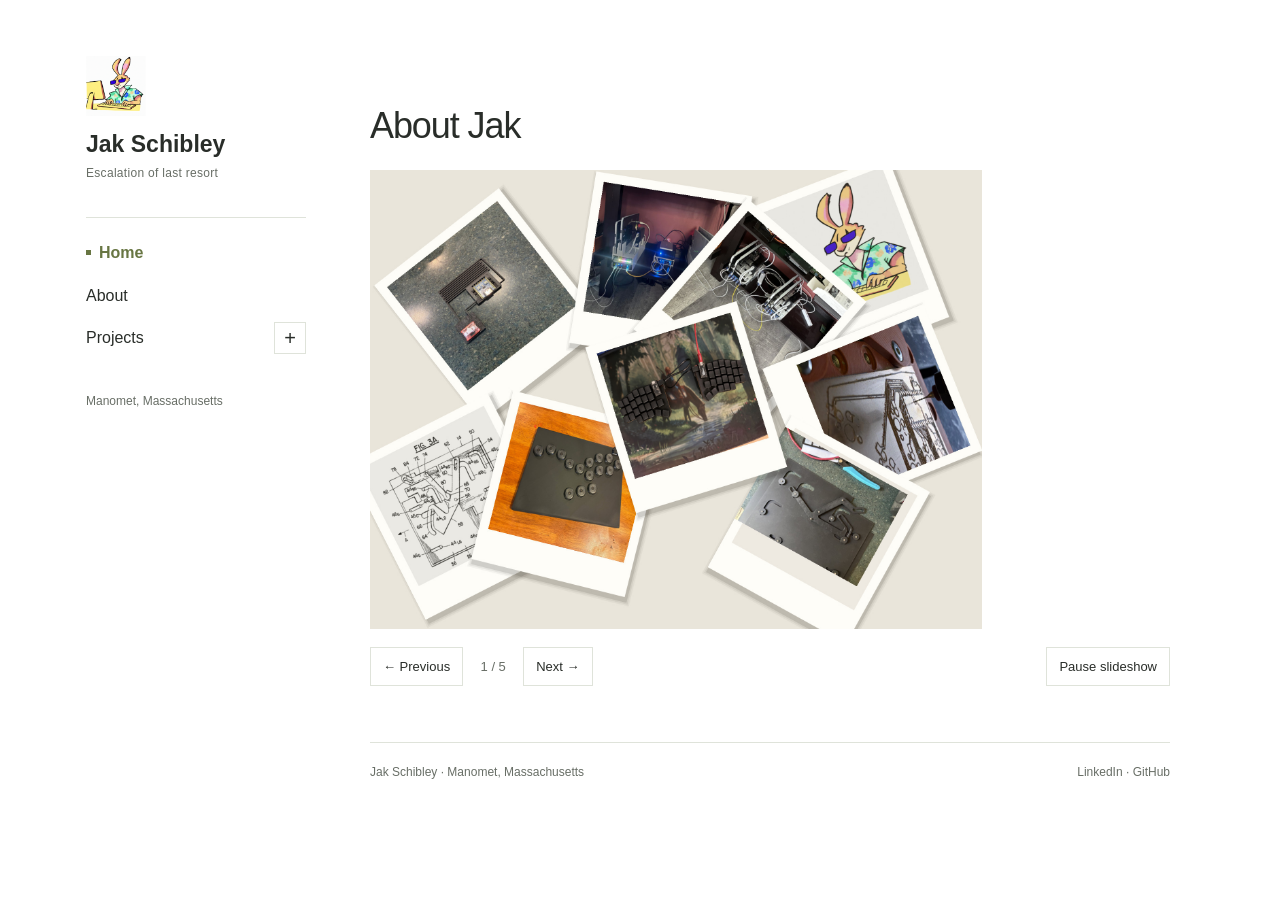
<file: index.html>
<!DOCTYPE html>
<html lang="en">
<head>
  <meta charset="utf-8" />
  <meta name="viewport" content="width=device-width, initial-scale=1" />
  <title>Systems, Tools & Projects - Jak Schibley</title>
  <meta name="description" content="Projects and background from Jak Schibley in Manomet, Massachusetts." />
  <link rel="canonical" href="https://jakschibley.com/" />
  <link rel="stylesheet" href="/assets/site.css?v=701c-1" />
  <script src="/assets/site.js?v=polaroids-1" defer></script>
</head>
<body>
  <a class="skip-link" href="#main">Skip to content</a>
  <div class="site-shell">
<aside class="sidebar">
  <a class="brand" href="/" aria-label="Jak Schibley home">
    <img src="/jakrabbit.png" alt="" width="60" height="60" />
    <span>Jak Schibley<small>Escalation of last resort</small></span>
  </a>
  <nav class="site-nav" aria-label="Main navigation">
    <a class="nav-link" href="/" aria-current="page">Home</a>
    <a class="nav-link" href="/about/">About</a>
    <div class="nav-branch">
      <div class="nav-parent">
        <a class="nav-link" href="/projects/">Projects</a>
        <button class="menu-toggle" type="button" aria-label="Toggle project menu" aria-expanded="false" aria-controls="project-menu"><span aria-hidden="true"></span></button>
      </div>
      <ul class="project-menu" id="project-menu" hidden>
        <li><a href="/projects/fighting-game-controller/">3D Printed Fighting Game Controller</a></li>
        <li><a href="/projects/ebird-database/">eBird Research Database</a></li>
        <li><a href="/projects/keyboard-circuit-boards/">Making Keyboard Circuit Boards at Home</a></li>
        <li><a href="/projects/701c-butterfly-keyboard/">Recreating the ThinkPad 701C Butterfly Keyboard</a></li>
      </ul>
    </div>
  </nav>
  <p class="sidebar-note">Manomet, Massachusetts</p>
</aside>
    <div class="content">
      <main id="main">
<h1 class="visually-hidden">Jak Schibley’s projects and background</h1>
<section class="home-slideshow" aria-label="Explore the site" aria-roledescription="carousel">
  <div class="slideshow-stage">
    <article class="home-slide" role="group" aria-roledescription="slide" aria-label="1 of 5">
      <a class="slide-link" href="/about/" aria-label="About Jak">
        <h2>About Jak</h2>
        <div class="slide-photo slide-photo-about"><img src="/images/about-polaroids-v4.jpg" width="1800" height="1350" alt="A scattered pile of equal-sized Polaroids showing the site's nine images, with off-white backgrounds on the rabbit illustration and patent drawing." style="display:block;width:100%;max-width:none;height:100%;object-fit:contain;" /></div>
      </a>
    </article>
    <article class="home-slide" role="group" aria-roledescription="slide" aria-label="2 of 5" hidden>
      <a class="slide-link" href="/projects/fighting-game-controller/">
        <h2>3D Printed Fighting Game Controller</h2>
        <div class="slide-photo"><img src="/images/fight-control-keyboard.jpeg" width="1600" height="1200" alt="The assembled black fighting game controller with James’s custom button layout." /></div>
      </a>
    </article>
    <article class="home-slide" role="group" aria-roledescription="slide" aria-label="3 of 5" hidden>
      <a class="slide-link" href="/projects/ebird-database/">
        <h2>eBird Research Database</h2>
        <div class="slide-photo"><img src="/images/ebird-cluster.jpg" width="800" height="600" alt="The eBird cluster with custom racks, status lights, and a central mini PC." /></div>
      </a>
    </article>
    <article class="home-slide" role="group" aria-roledescription="slide" aria-label="4 of 5" hidden>
      <a class="slide-link" href="/projects/keyboard-circuit-boards/">
        <h2>Making Keyboard Circuit Boards at Home</h2>
        <div class="slide-photo"><img src="/images/split-keyboard-current.jpeg" width="1448" height="1086" alt="Our current split keyboard, with two black key assemblies joined by a cable." /></div>
      </a>
    </article>
    <article class="home-slide" role="group" aria-roledescription="slide" aria-label="5 of 5" hidden>
      <a class="slide-link" href="/projects/701c-butterfly-keyboard/">
        <h2>Recreating the ThinkPad 701C Butterfly Keyboard</h2>
        <div class="slide-photo"><img src="/images/701c-mechanism-prototype-ccw.svg" width="1200" height="900" alt="A 3D-printed butterfly-keyboard mechanism prototype with slotted guides, levers, and screw pivots." /></div>
      </a>
    </article>
  </div>
  <div class="slideshow-controls" hidden>
    <button type="button" data-slide-prev aria-label="Previous slide">← Previous</button>
    <span class="slide-count" aria-hidden="true">1 / 5</span>
    <button type="button" data-slide-next aria-label="Next slide">Next →</button>
    <button type="button" data-slide-pause>Pause slideshow</button>
  </div>
  <p class="visually-hidden slide-status" role="status" aria-live="polite" aria-atomic="true"></p>
</section>

      </main>
<footer class="site-footer"><p>Jak Schibley · Manomet, Massachusetts</p><p><a href="https://www.linkedin.com/in/jak-schibley-6053451">LinkedIn</a> · <a href="https://github.com/JSchibley">GitHub</a></p></footer>
    </div>
  </div>
</body>
</html>
</file>
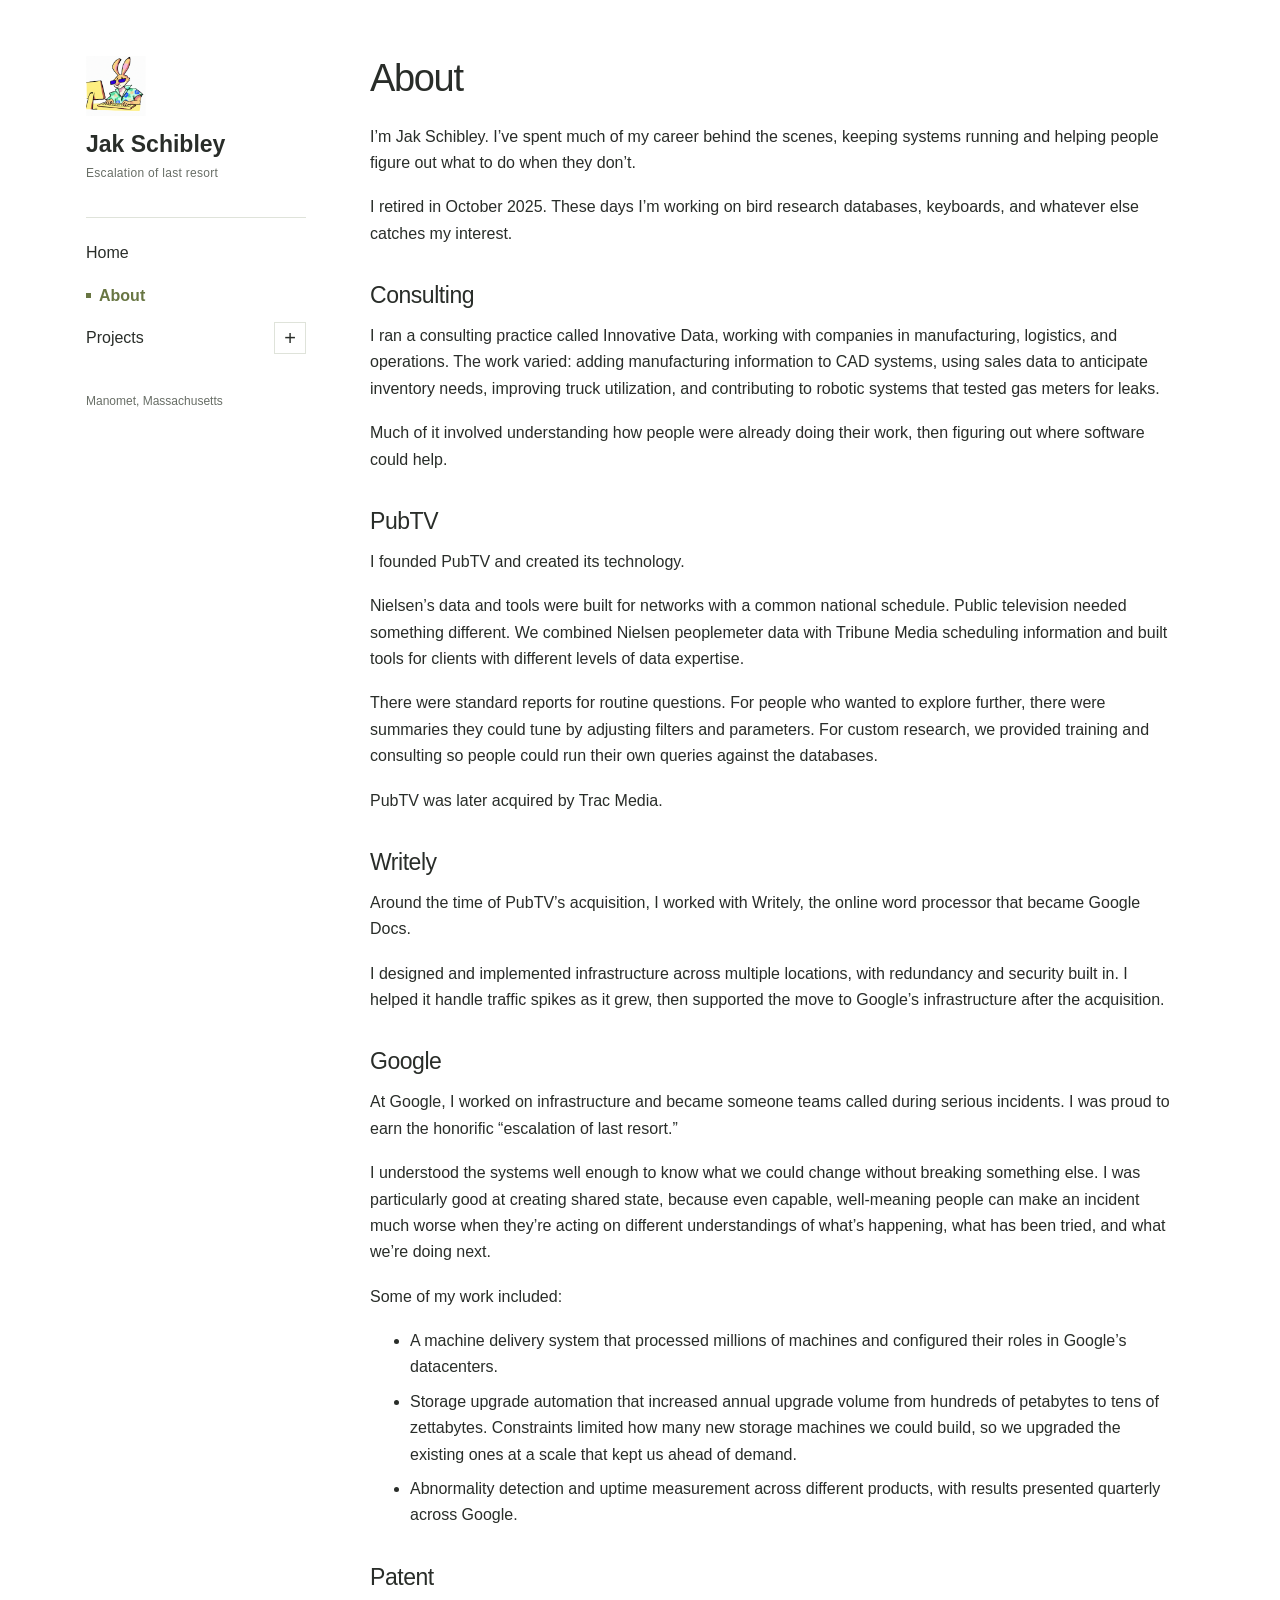
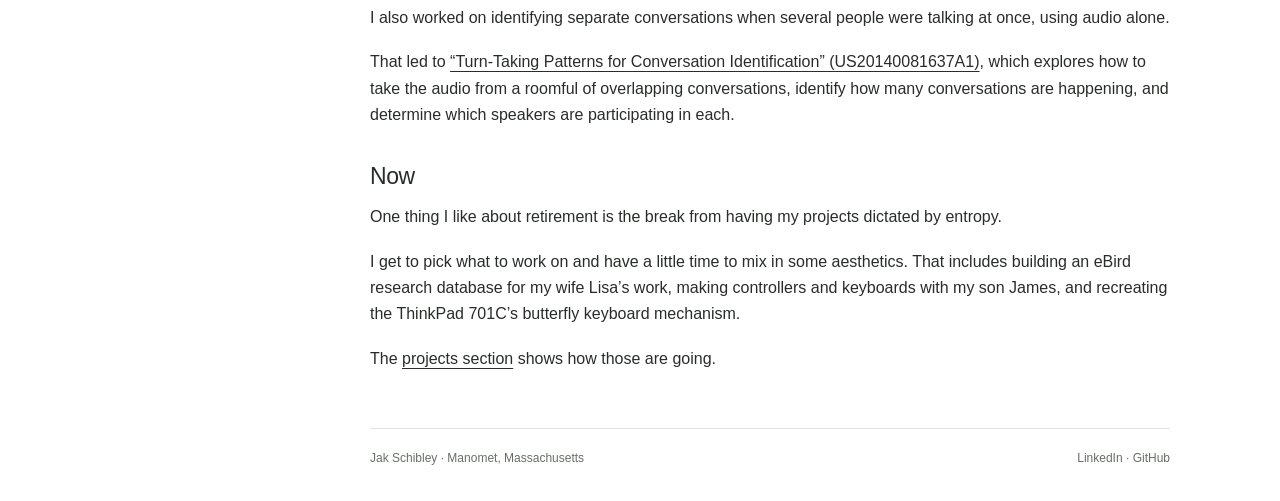
<file: about/index.html>
<!DOCTYPE html>
<html lang="en">
<head>
  <meta charset="utf-8" />
  <meta name="viewport" content="width=device-width, initial-scale=1" />
  <title>About - Jak Schibley</title>
  <meta name="description" content="Jak Schibley has worked on consulting, public television analytics, Writely infrastructure, Google-scale systems, and a patent involving audio-based conversation identification." />
  <link rel="canonical" href="https://jakschibley.com/about/" />
  <link rel="stylesheet" href="/assets/site.css?v=701c-1" />
  <script src="/assets/site.js?v=polaroids-1" defer></script>
</head>
<body>
  <a class="skip-link" href="#main">Skip to content</a>
  <div class="site-shell">
<aside class="sidebar">
  <a class="brand" href="/" aria-label="Jak Schibley home">
    <img src="/jakrabbit.png" alt="" width="60" height="60" />
    <span>Jak Schibley<small>Escalation of last resort</small></span>
  </a>
  <nav class="site-nav" aria-label="Main navigation">
    <a class="nav-link" href="/">Home</a>
    <a class="nav-link" href="/about/" aria-current="page">About</a>
    <div class="nav-branch">
      <div class="nav-parent">
        <a class="nav-link" href="/projects/">Projects</a>
        <button class="menu-toggle" type="button" aria-label="Toggle project menu" aria-expanded="false" aria-controls="project-menu"><span aria-hidden="true"></span></button>
      </div>
      <ul class="project-menu" id="project-menu" hidden>
        <li><a href="/projects/fighting-game-controller/">3D Printed Fighting Game Controller</a></li>
        <li><a href="/projects/ebird-database/">eBird Research Database</a></li>
        <li><a href="/projects/keyboard-circuit-boards/">Making Keyboard Circuit Boards at Home</a></li>
        <li><a href="/projects/701c-butterfly-keyboard/">Recreating the ThinkPad 701C Butterfly Keyboard</a></li>
      </ul>
    </div>
  </nav>
  <p class="sidebar-note">Manomet, Massachusetts</p>
</aside>
    <div class="content">
      <main id="main">
        <h1>About</h1>
        <p>I’m Jak Schibley. I’ve spent much of my career behind the scenes, keeping systems running and helping people figure out what to do when they don’t.</p>
        <p>I retired in October 2025. These days I’m working on bird research databases, keyboards, and whatever else catches my interest.</p>

        <h2>Consulting</h2>
        <p>I ran a consulting practice called Innovative Data, working with companies in manufacturing, logistics, and operations. The work varied: adding manufacturing information to CAD systems, using sales data to anticipate inventory needs, improving truck utilization, and contributing to robotic systems that tested gas meters for leaks.</p>
        <p>Much of it involved understanding how people were already doing their work, then figuring out where software could help.</p>

        <h2>PubTV</h2>
        <p>I founded PubTV and created its technology.</p>
        <p>Nielsen’s data and tools were built for networks with a common national schedule. Public television needed something different. We combined Nielsen peoplemeter data with Tribune Media scheduling information and built tools for clients with different levels of data expertise.</p>
        <p>There were standard reports for routine questions. For people who wanted to explore further, there were summaries they could tune by adjusting filters and parameters. For custom research, we provided training and consulting so people could run their own queries against the databases.</p>
        <p>PubTV was later acquired by Trac Media.</p>

        <h2>Writely</h2>
        <p>Around the time of PubTV’s acquisition, I worked with Writely, the online word processor that became Google Docs.</p>
        <p>I designed and implemented infrastructure across multiple locations, with redundancy and security built in. I helped it handle traffic spikes as it grew, then supported the move to Google’s infrastructure after the acquisition.</p>

        <h2>Google</h2>
        <p>At Google, I worked on infrastructure and became someone teams called during serious incidents. I was proud to earn the honorific “escalation of last resort.”</p>
        <p>I understood the systems well enough to know what we could change without breaking something else. I was particularly good at creating shared state, because even capable, well-meaning people can make an incident much worse when they’re acting on different understandings of what’s happening, what has been tried, and what we’re doing next.</p>
        <p>Some of my work included:</p>
        <ul>
          <li>A machine delivery system that processed millions of machines and configured their roles in Google’s datacenters.</li>
          <li>Storage upgrade automation that increased annual upgrade volume from hundreds of petabytes to tens of zettabytes. Constraints limited how many new storage machines we could build, so we upgraded the existing ones at a scale that kept us ahead of demand.</li>
          <li>Abnormality detection and uptime measurement across different products, with results presented quarterly across Google.</li>
        </ul>

        <h2>Patent</h2>
        <p>I also worked on identifying separate conversations when several people were talking at once, using audio alone.</p>
        <p>That led to <a href="https://patents.google.com/patent/US20140081637A1">“Turn-Taking Patterns for Conversation Identification” (US20140081637A1)</a>, which explores how to take the audio from a roomful of overlapping conversations, identify how many conversations are happening, and determine which speakers are participating in each.</p>

        <h2>Now</h2>
        <p>One thing I like about retirement is the break from having my projects dictated by entropy.</p>
        <p>I get to pick what to work on and have a little time to mix in some aesthetics. That includes building an eBird research database for my wife Lisa’s work, making controllers and keyboards with my son James, and recreating the ThinkPad 701C’s butterfly keyboard mechanism.</p>
        <p>The <a href="/projects/">projects section</a> shows how those are going.</p>
      </main>
<footer class="site-footer"><p>Jak Schibley · Manomet, Massachusetts</p><p><a href="https://www.linkedin.com/in/jak-schibley-6053451">LinkedIn</a> · <a href="https://github.com/JSchibley">GitHub</a></p></footer>
    </div>
  </div>
</body>
</html>
</file>
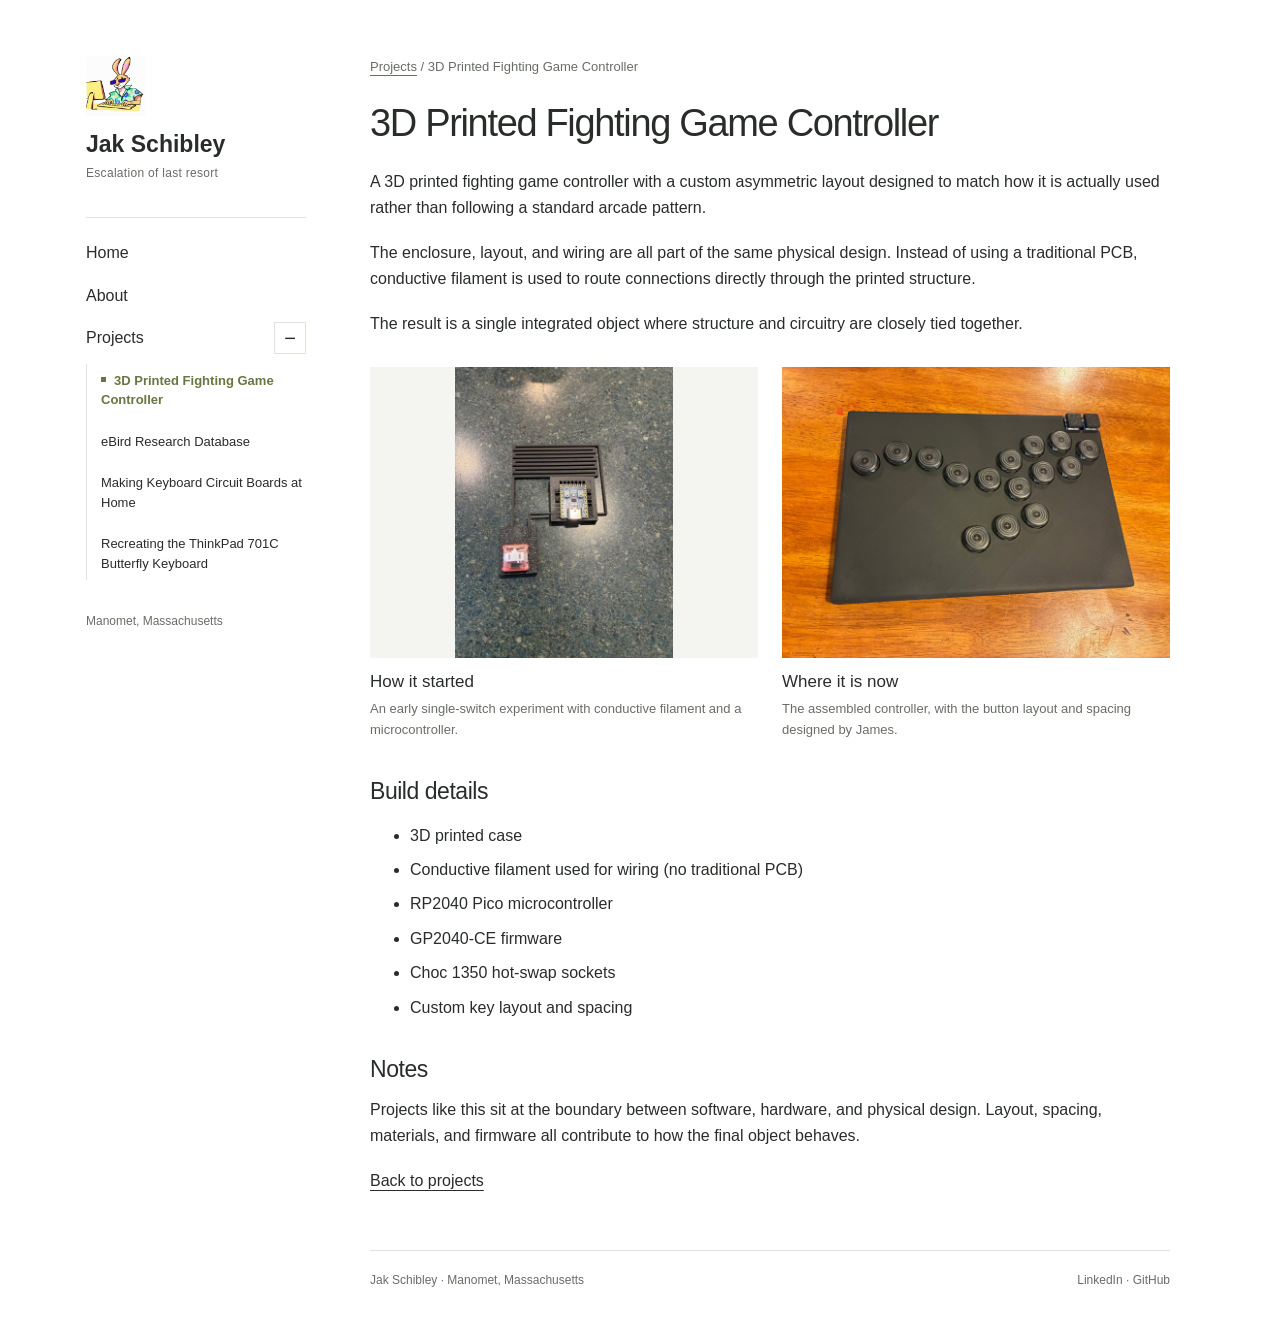
<file: keyboard/index.html>
<!DOCTYPE html>
<html lang="en">
  <head>
    <meta charset="utf-8" />
    <meta name="viewport" content="width=device-width, initial-scale=1" />
    <meta http-equiv="refresh" content="0; url=/projects/fighting-game-controller/" />
    <link rel="canonical" href="https://jakschibley.com/projects/fighting-game-controller/" />
    <title>Fighting Game Controller - Jak Schibley</title>
  </head>
  <body style="font-family: sans-serif; padding: 40px; line-height: 1.5;">
    <p>This project has moved to <a href="/projects/fighting-game-controller/">Fighting Game Controller</a>.</p>
  </body>
</html>
</file>
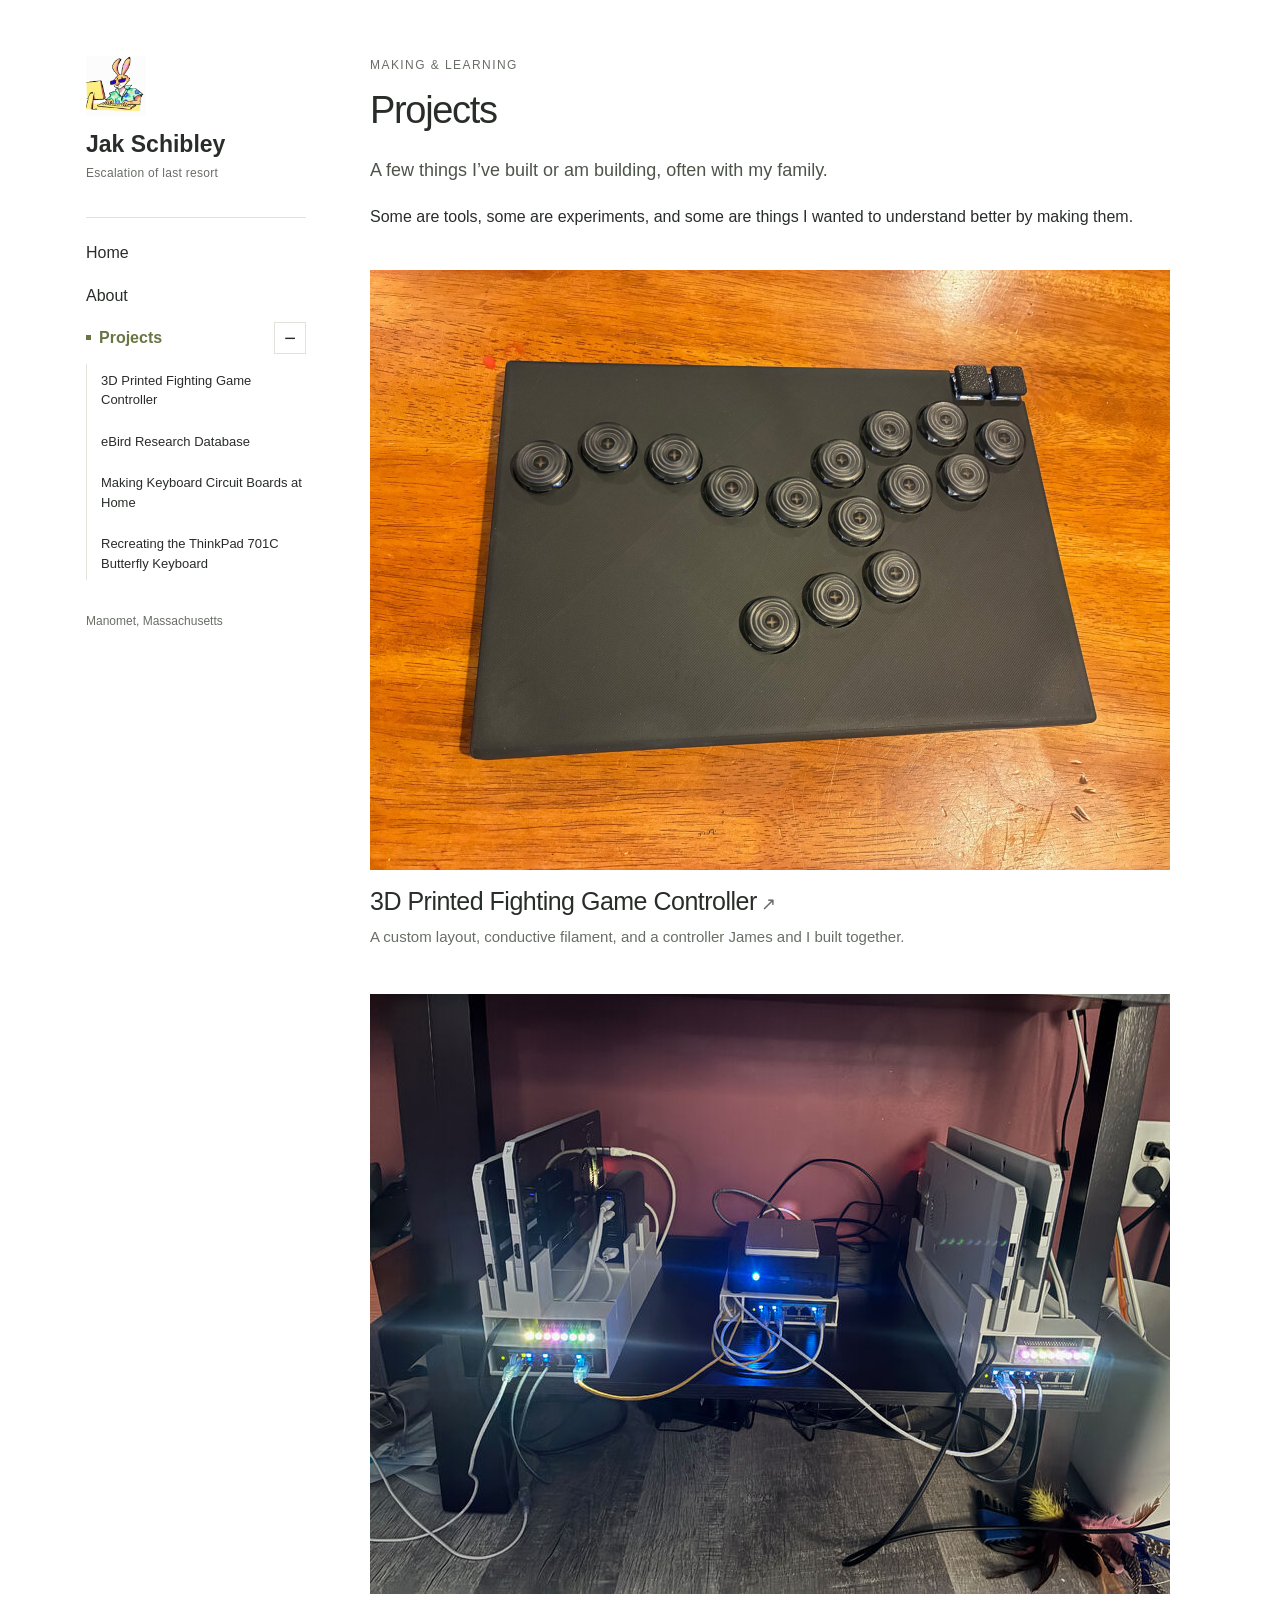
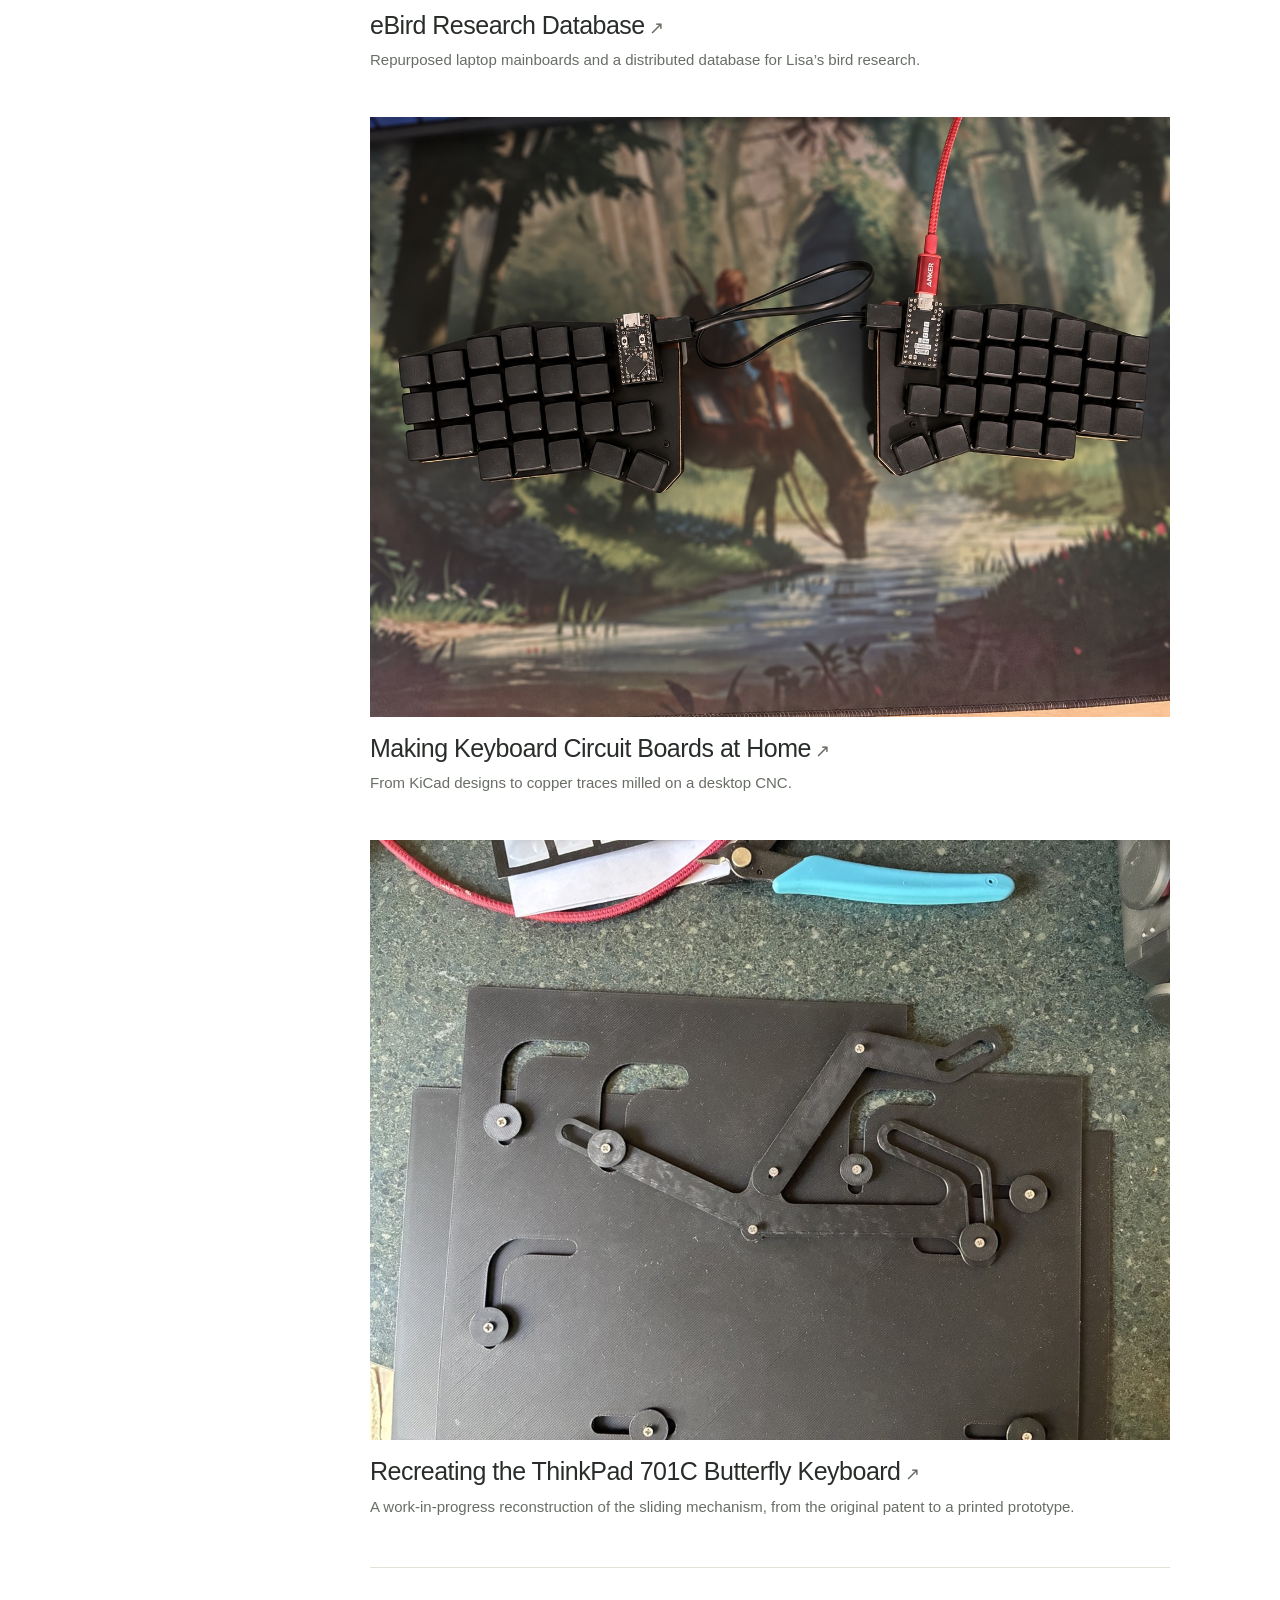
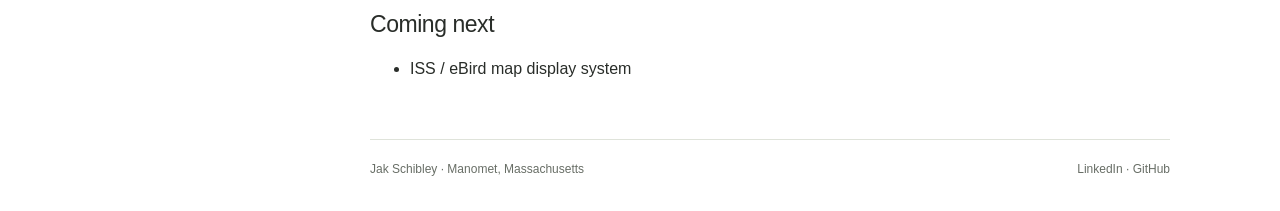
<file: projects/index.html>
<!DOCTYPE html>
<html lang="en">
<head>
  <meta charset="utf-8" />
  <meta name="viewport" content="width=device-width, initial-scale=1" />
  <title>Projects - Jak Schibley</title>
  <meta name="description" content="Hardware, software, research systems, and things made with family." />
  <link rel="canonical" href="https://jakschibley.com/projects/" />
  <link rel="stylesheet" href="/assets/site.css?v=701c-1" />
  <script src="/assets/site.js?v=polaroids-1" defer></script>
</head>
<body>
  <a class="skip-link" href="#main">Skip to content</a>
  <div class="site-shell">
<aside class="sidebar">
  <a class="brand" href="/" aria-label="Jak Schibley home">
    <img src="/jakrabbit.png" alt="" width="60" height="60" />
    <span>Jak Schibley<small>Escalation of last resort</small></span>
  </a>
  <nav class="site-nav" aria-label="Main navigation">
    <a class="nav-link" href="/">Home</a>
    <a class="nav-link" href="/about/">About</a>
    <div class="nav-branch">
      <div class="nav-parent">
        <a class="nav-link" href="/projects/" aria-current="page">Projects</a>
        <button class="menu-toggle" type="button" aria-label="Toggle project menu" aria-expanded="true" aria-controls="project-menu"><span aria-hidden="true"></span></button>
      </div>
      <ul class="project-menu" id="project-menu">
        <li><a href="/projects/fighting-game-controller/">3D Printed Fighting Game Controller</a></li>
        <li><a href="/projects/ebird-database/">eBird Research Database</a></li>
        <li><a href="/projects/keyboard-circuit-boards/">Making Keyboard Circuit Boards at Home</a></li>
        <li><a href="/projects/701c-butterfly-keyboard/">Recreating the ThinkPad 701C Butterfly Keyboard</a></li>
      </ul>
    </div>
  </nav>
  <p class="sidebar-note">Manomet, Massachusetts</p>
</aside>
    <div class="content">
      <main id="main">
<div class="page-intro"><p class="eyebrow">Making &amp; learning</p><h1>Projects</h1><p class="lead">A few things I’ve built or am building, often with my family.</p><p>Some are tools, some are experiments, and some are things I wanted to understand better by making them.</p></div>
<section class="image-list" aria-label="Project directory"><article class="image-entry">
  <a class="image-entry-link" href="/projects/fighting-game-controller/">
    <div class="entry-photo"><img src="/images/fight-control-keyboard.jpeg" width="1600" height="1200" alt="The assembled black fighting game controller with James’s custom button layout." /></div>
    <h2>3D Printed Fighting Game Controller<span aria-hidden="true"> ↗</span></h2>
  </a>
  <p>A custom layout, conductive filament, and a controller James and I built together.</p>
</article>
<article class="image-entry">
  <a class="image-entry-link" href="/projects/ebird-database/">
    <div class="entry-photo"><img src="/images/ebird-cluster.jpg" width="800" height="600" alt="The eBird cluster with custom racks, status lights, and a central mini PC." loading="lazy" /></div>
    <h2>eBird Research Database<span aria-hidden="true"> ↗</span></h2>
  </a>
  <p>Repurposed laptop mainboards and a distributed database for Lisa’s bird research.</p>
</article>
<article class="image-entry">
  <a class="image-entry-link" href="/projects/keyboard-circuit-boards/">
    <div class="entry-photo"><img src="/images/split-keyboard-current.jpeg" width="1448" height="1086" alt="Our current split keyboard, with two black key assemblies joined by a cable." loading="lazy" /></div>
    <h2>Making Keyboard Circuit Boards at Home<span aria-hidden="true"> ↗</span></h2>
  </a>
  <p>From KiCad designs to copper traces milled on a desktop CNC.</p>
</article><article class="image-entry">
  <a class="image-entry-link" href="/projects/701c-butterfly-keyboard/">
    <div class="entry-photo"><img src="/images/701c-mechanism-prototype-ccw.svg" width="1200" height="900" alt="The current 3D-printed butterfly-keyboard lever and guide assembly." loading="lazy" /></div>
    <h2>Recreating the ThinkPad 701C Butterfly Keyboard<span aria-hidden="true"> ↗</span></h2>
  </a>
  <p>A work-in-progress reconstruction of the sliding mechanism, from the original patent to a printed prototype.</p>
</article></section>
<section class="coming-next"><h2>Coming next</h2><ul><li>ISS / eBird map display system</li></ul></section>
      </main>
<footer class="site-footer"><p>Jak Schibley · Manomet, Massachusetts</p><p><a href="https://www.linkedin.com/in/jak-schibley-6053451">LinkedIn</a> · <a href="https://github.com/JSchibley">GitHub</a></p></footer>
    </div>
  </div>
</body>
</html>
</file>
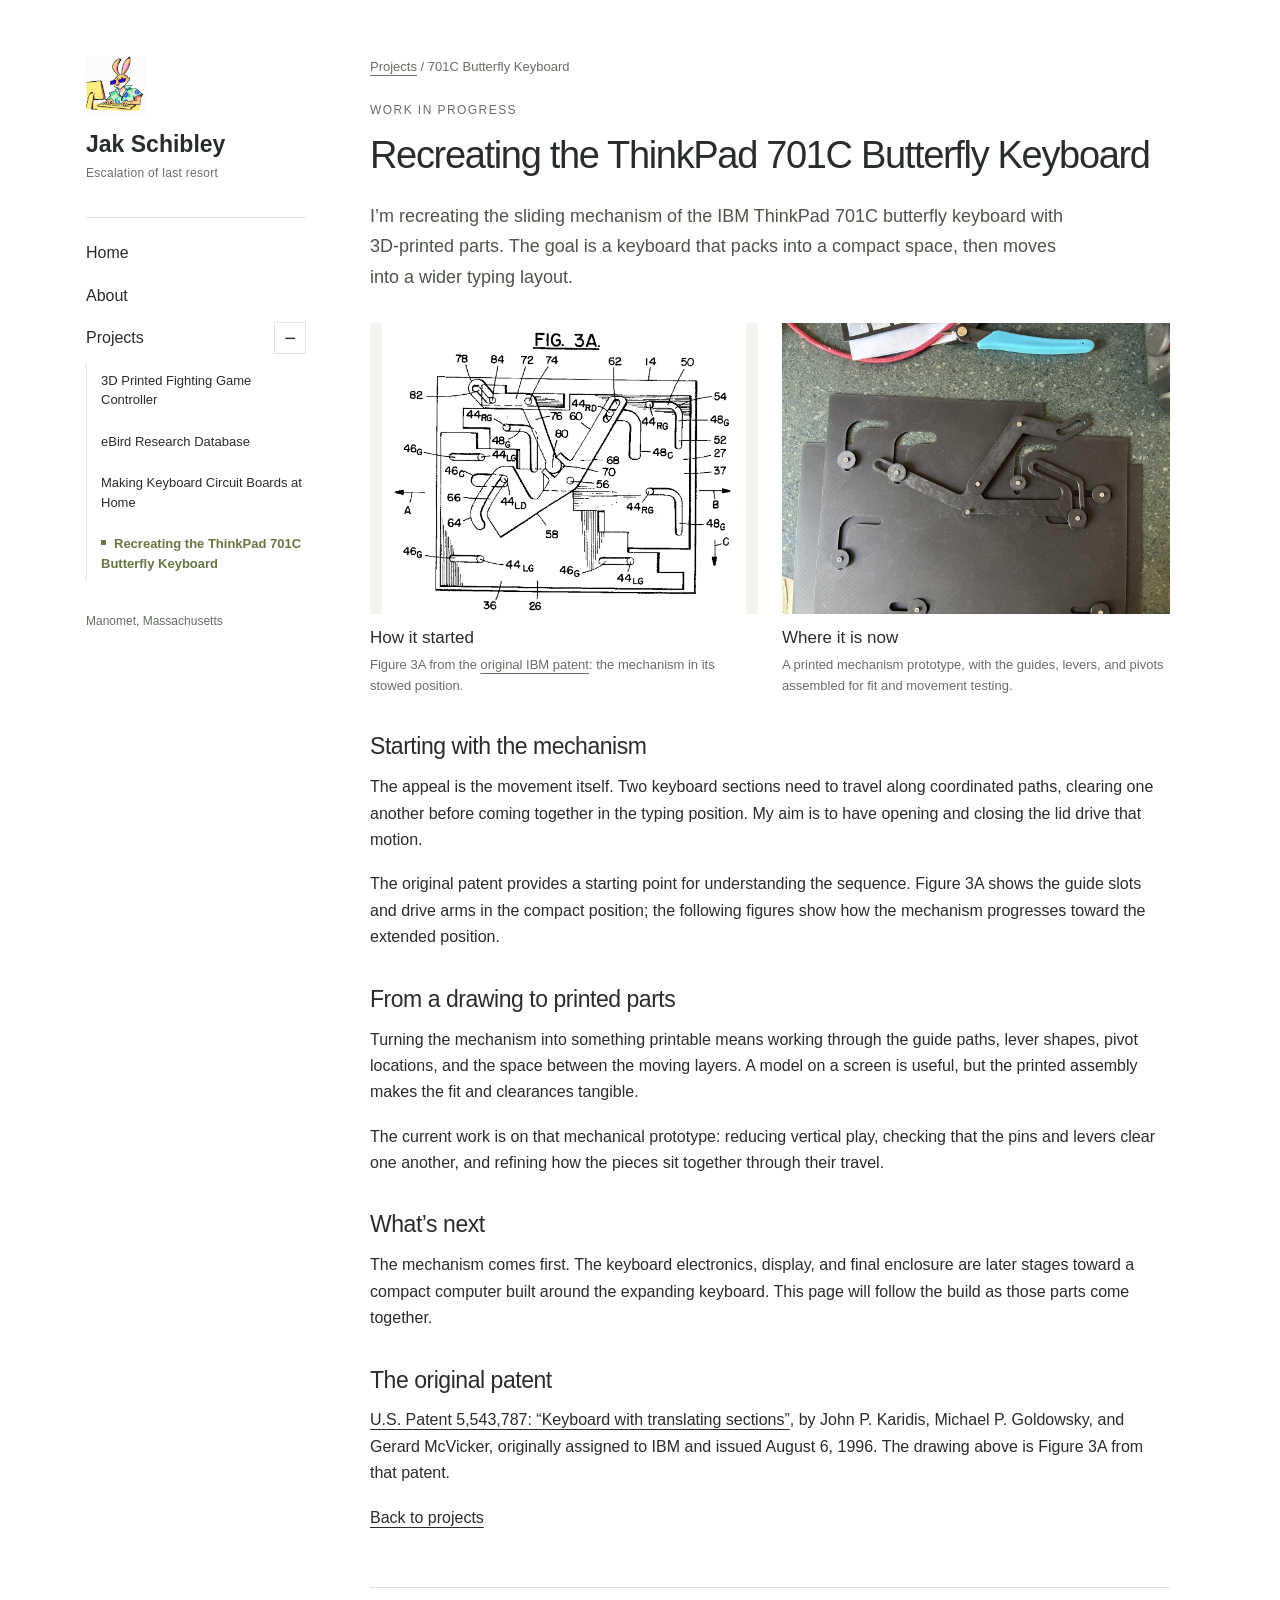
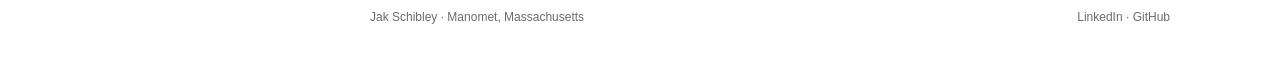
<file: projects/701c-butterfly-keyboard/index.html>
<!DOCTYPE html>
<html lang="en">
<head>
  <meta charset="utf-8" />
  <meta name="viewport" content="width=device-width, initial-scale=1" />
  <title>Recreating the ThinkPad 701C Butterfly Keyboard - Jak Schibley</title>
  <meta name="description" content="Rebuilding the ThinkPad 701C butterfly keyboard mechanism with 3D-printed guides and levers, using the original IBM patent as a starting point." />
  <link rel="canonical" href="https://jakschibley.com/projects/701c-butterfly-keyboard/" />
  <link rel="stylesheet" href="/assets/site.css?v=701c-1" />
  <script src="/assets/site.js?v=polaroids-1" defer></script>
</head>
<body>
  <a class="skip-link" href="#main">Skip to content</a>
  <div class="site-shell">
<aside class="sidebar">
  <a class="brand" href="/" aria-label="Jak Schibley home">
    <img src="/jakrabbit.png" alt="" width="60" height="60" />
    <span>Jak Schibley<small>Escalation of last resort</small></span>
  </a>
  <nav class="site-nav" aria-label="Main navigation">
    <a class="nav-link" href="/">Home</a>
    <a class="nav-link" href="/about/">About</a>
    <div class="nav-branch">
      <div class="nav-parent">
        <a class="nav-link" href="/projects/">Projects</a>
        <button class="menu-toggle" type="button" aria-label="Toggle project menu" aria-expanded="true" aria-controls="project-menu"><span aria-hidden="true"></span></button>
      </div>
      <ul class="project-menu" id="project-menu">
        <li><a href="/projects/fighting-game-controller/">3D Printed Fighting Game Controller</a></li>
        <li><a href="/projects/ebird-database/">eBird Research Database</a></li>
        <li><a href="/projects/keyboard-circuit-boards/">Making Keyboard Circuit Boards at Home</a></li>
        <li><a href="/projects/701c-butterfly-keyboard/" aria-current="page">Recreating the ThinkPad 701C Butterfly Keyboard</a></li>
      </ul>
    </div>
  </nav>
  <p class="sidebar-note">Manomet, Massachusetts</p>
</aside>
    <div class="content">
      <main id="main">
<p class="breadcrumb"><a href="/projects/">Projects</a> / 701C Butterfly Keyboard</p>
<p class="eyebrow">Work in progress</p>
<h1>Recreating the ThinkPad 701C Butterfly Keyboard</h1>
<p class="lead">I’m recreating the sliding mechanism of the IBM ThinkPad 701C butterfly keyboard with 3D-printed parts. The goal is a keyboard that packs into a compact space, then moves into a wider typing layout.</p>

<section class="project-progress" aria-label="From the original patent to a printed prototype">
  <figure>
    <a href="/images/701c-patent-fig-3a.png" aria-label="View Figure 3A at full size"><img src="/images/701c-patent-fig-3a.png" width="1290" height="1029" alt="Figure 3A from U.S. Patent 5,543,787, showing the keyboard movement mechanism in its stowed position." /></a>
    <figcaption><strong>How it started</strong>Figure 3A from the <a href="https://patents.google.com/patent/US5543787A/en">original IBM patent</a>: the mechanism in its stowed position.</figcaption>
  </figure>
  <figure>
    <a href="/images/701c-mechanism-prototype-ccw.svg" aria-label="View the printed prototype at full size"><img src="/images/701c-mechanism-prototype-ccw.svg" width="1200" height="900" alt="My printed prototype with slotted guide plates, linked levers, and screws and washers at the pivots." /></a>
    <figcaption><strong>Where it is now</strong>A printed mechanism prototype, with the guides, levers, and pivots assembled for fit and movement testing.</figcaption>
  </figure>
</section>

<h2>Starting with the mechanism</h2>
<p>The appeal is the movement itself. Two keyboard sections need to travel along coordinated paths, clearing one another before coming together in the typing position. My aim is to have opening and closing the lid drive that motion.</p>
<p>The original patent provides a starting point for understanding the sequence. Figure 3A shows the guide slots and drive arms in the compact position; the following figures show how the mechanism progresses toward the extended position.</p>

<h2>From a drawing to printed parts</h2>
<p>Turning the mechanism into something printable means working through the guide paths, lever shapes, pivot locations, and the space between the moving layers. A model on a screen is useful, but the printed assembly makes the fit and clearances tangible.</p>
<p>The current work is on that mechanical prototype: reducing vertical play, checking that the pins and levers clear one another, and refining how the pieces sit together through their travel.</p>

<h2>What’s next</h2>
<p>The mechanism comes first. The keyboard electronics, display, and final enclosure are later stages toward a compact computer built around the expanding keyboard. This page will follow the build as those parts come together.</p>

<h2>The original patent</h2>
<p><a href="https://patents.google.com/patent/US5543787A/en">U.S. Patent 5,543,787: “Keyboard with translating sections”</a>, by John P. Karidis, Michael P. Goldowsky, and Gerard McVicker, originally assigned to IBM and issued August 6, 1996. The drawing above is Figure 3A from that patent.</p>
<p><a href="/projects/">Back to projects</a></p>
</main>
<footer class="site-footer"><p>Jak Schibley · Manomet, Massachusetts</p><p><a href="https://www.linkedin.com/in/jak-schibley-6053451">LinkedIn</a> · <a href="https://github.com/JSchibley">GitHub</a></p></footer>
    </div>
  </div>
</body>
</html>
</file>
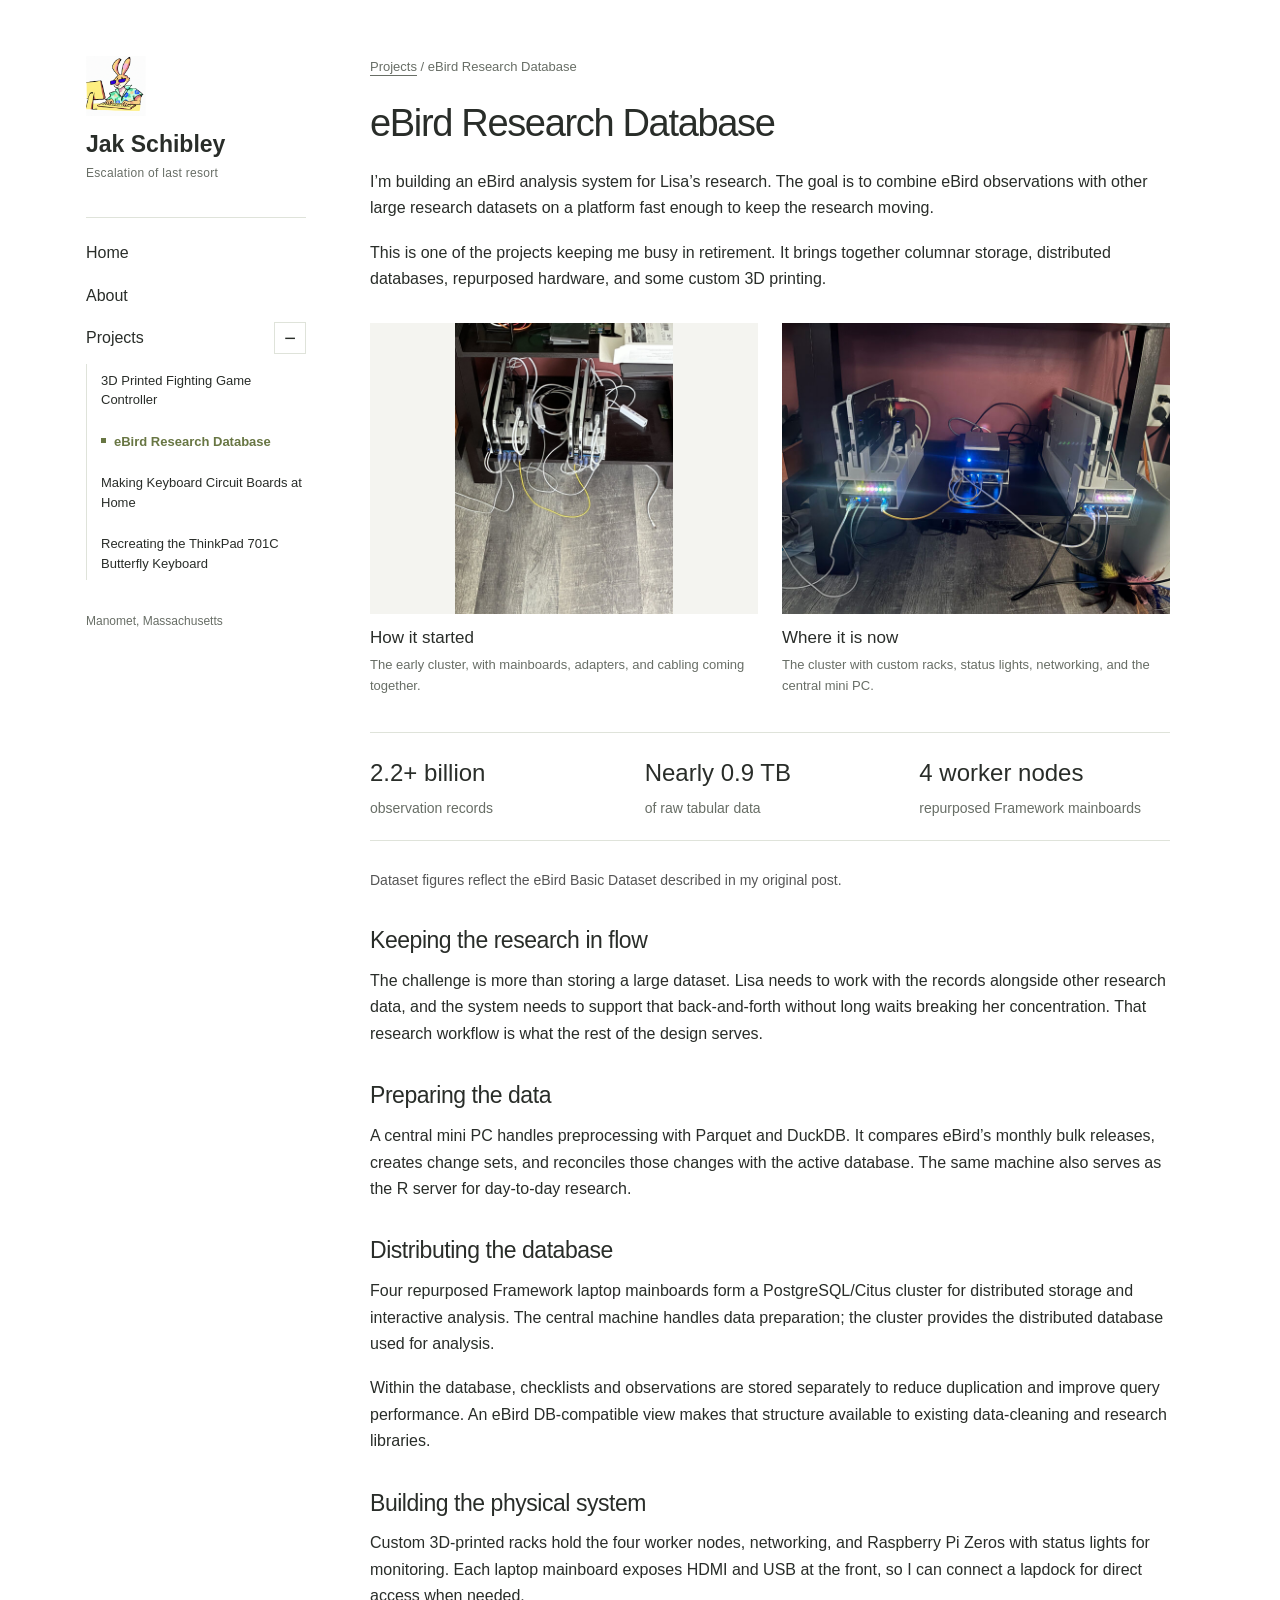
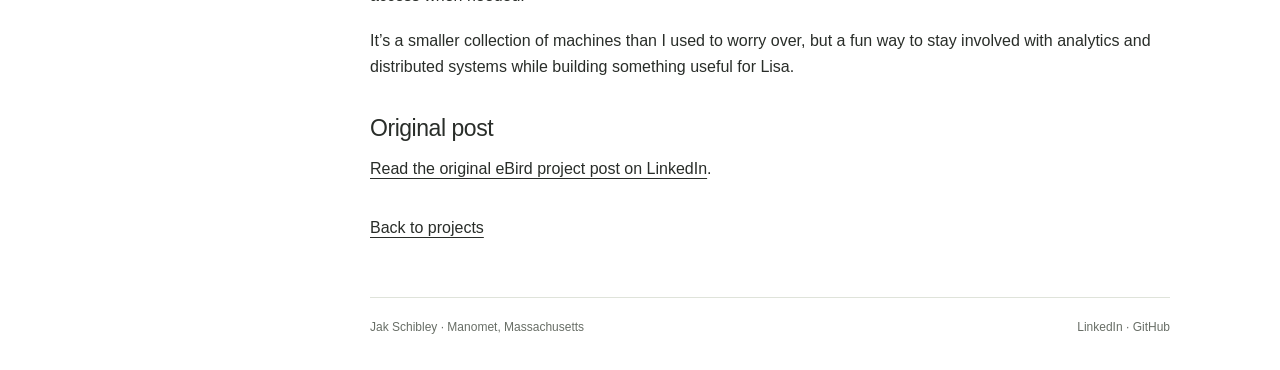
<file: projects/ebird-database/index.html>
<!DOCTYPE html>
<html lang="en">
<head>
  <meta charset="utf-8" />
  <meta name="viewport" content="width=device-width, initial-scale=1" />
  <title>eBird Research Database - Jak Schibley</title>
  <meta name="description" content="An eBird analysis system for Lisa’s research, built with DuckDB, Parquet, PostgreSQL/Citus, and four repurposed Framework laptop mainboards." />
  <link rel="canonical" href="https://jakschibley.com/projects/ebird-database/" />
  <link rel="stylesheet" href="/assets/site.css?v=701c-1" />
  <script src="/assets/site.js?v=polaroids-1" defer></script>
</head>
<body>
  <a class="skip-link" href="#main">Skip to content</a>
  <div class="site-shell">
<aside class="sidebar">
  <a class="brand" href="/" aria-label="Jak Schibley home">
    <img src="/jakrabbit.png" alt="" width="60" height="60" />
    <span>Jak Schibley<small>Escalation of last resort</small></span>
  </a>
  <nav class="site-nav" aria-label="Main navigation">
    <a class="nav-link" href="/">Home</a>
    <a class="nav-link" href="/about/">About</a>
    <div class="nav-branch">
      <div class="nav-parent">
        <a class="nav-link" href="/projects/">Projects</a>
        <button class="menu-toggle" type="button" aria-label="Toggle project menu" aria-expanded="true" aria-controls="project-menu"><span aria-hidden="true"></span></button>
      </div>
      <ul class="project-menu" id="project-menu">
        <li><a href="/projects/fighting-game-controller/">3D Printed Fighting Game Controller</a></li>
        <li><a href="/projects/ebird-database/" aria-current="page">eBird Research Database</a></li>
        <li><a href="/projects/keyboard-circuit-boards/">Making Keyboard Circuit Boards at Home</a></li>
        <li><a href="/projects/701c-butterfly-keyboard/">Recreating the ThinkPad 701C Butterfly Keyboard</a></li>
      </ul>
    </div>
  </nav>
  <p class="sidebar-note">Manomet, Massachusetts</p>
</aside>
    <div class="content">
      <main id="main">
<p class="breadcrumb"><a href="/projects/">Projects</a> / eBird Research Database</p>
      <h1>eBird Research Database</h1>
      <p>
        I’m building an eBird analysis system for Lisa’s research. The goal is to combine eBird observations with other large research datasets on a platform fast enough to keep the research moving.
      </p>
      <p>
        This is one of the projects keeping me busy in retirement. It brings together columnar storage, distributed databases, repurposed hardware, and some custom 3D printing.
      </p>

      <section class="project-progress" aria-label="How the project has developed">
        <figure>
          <a href="/images/ebird-cluster-start.jpeg" aria-label="View full photo: how it started">
            <img src="/images/ebird-cluster-start.jpeg" width="900" height="1200" alt="Early eBird cluster with Framework mainboards in open racks and cables spread across the shelf." />
          </a>
          <figcaption><strong>How it started</strong>The early cluster, with mainboards, adapters, and cabling coming together.</figcaption>
        </figure>
        <figure>
          <a href="/images/ebird-cluster.jpg" aria-label="View full photo: where it is now">
            <img src="/images/ebird-cluster.jpg" width="800" height="600" alt="The current eBird cluster with two 3D-printed racks, illuminated status lights, networking, and a central mini PC." />
          </a>
          <figcaption><strong>Where it is now</strong>The cluster with custom racks, status lights, networking, and the central mini PC.</figcaption>
        </figure>
      </section>

      <dl class="facts" aria-label="Project scale at the time of the original post">
        <div><dt>2.2+ billion</dt><dd>observation records</dd></div>
        <div><dt>Nearly 0.9 TB</dt><dd>of raw tabular data</dd></div>
        <div><dt>4 worker nodes</dt><dd>repurposed Framework mainboards</dd></div>
      </dl>
      <p style="font-size: 14px; color: #555;">Dataset figures reflect the eBird Basic Dataset described in my original post.</p>

      <h2>Keeping the research in flow</h2>
      <p>
        The challenge is more than storing a large dataset. Lisa needs to work with the records alongside other research data, and the system needs to support that back-and-forth without long waits breaking her concentration. That research workflow is what the rest of the design serves.
      </p>

      <h2>Preparing the data</h2>
      <p>
        A central mini PC handles preprocessing with Parquet and DuckDB. It compares eBird’s monthly bulk releases, creates change sets, and reconciles those changes with the active database. The same machine also serves as the R server for day-to-day research.
      </p>

      <h2>Distributing the database</h2>
      <p>
        Four repurposed Framework laptop mainboards form a PostgreSQL/Citus cluster for distributed storage and interactive analysis. The central machine handles data preparation; the cluster provides the distributed database used for analysis.
      </p>
      <p>
        Within the database, checklists and observations are stored separately to reduce duplication and improve query performance. An eBird DB-compatible view makes that structure available to existing data-cleaning and research libraries.
      </p>

      <h2>Building the physical system</h2>
      <p>
        Custom 3D-printed racks hold the four worker nodes, networking, and Raspberry Pi Zeros with status lights for monitoring. Each laptop mainboard exposes HDMI and USB at the front, so I can connect a lapdock for direct access when needed.
      </p>
      <p>
        It’s a smaller collection of machines than I used to worry over, but a fun way to stay involved with analytics and distributed systems while building something useful for Lisa.
      </p>

      <h2>Original post</h2>
      <p>
        <a href="https://www.linkedin.com/posts/jak-schibley-6053451_closing-in-on-a-year-of-retirement-i-thought-activity-7507066545421090816-qpA6">Read the original eBird project post on LinkedIn</a>.
      </p>
      <p style="margin-top: 32px;"><a href="/projects/">Back to projects</a></p>
    
      </main>
<footer class="site-footer"><p>Jak Schibley · Manomet, Massachusetts</p><p><a href="https://www.linkedin.com/in/jak-schibley-6053451">LinkedIn</a> · <a href="https://github.com/JSchibley">GitHub</a></p></footer>
    </div>
  </div>
</body>
</html>
</file>
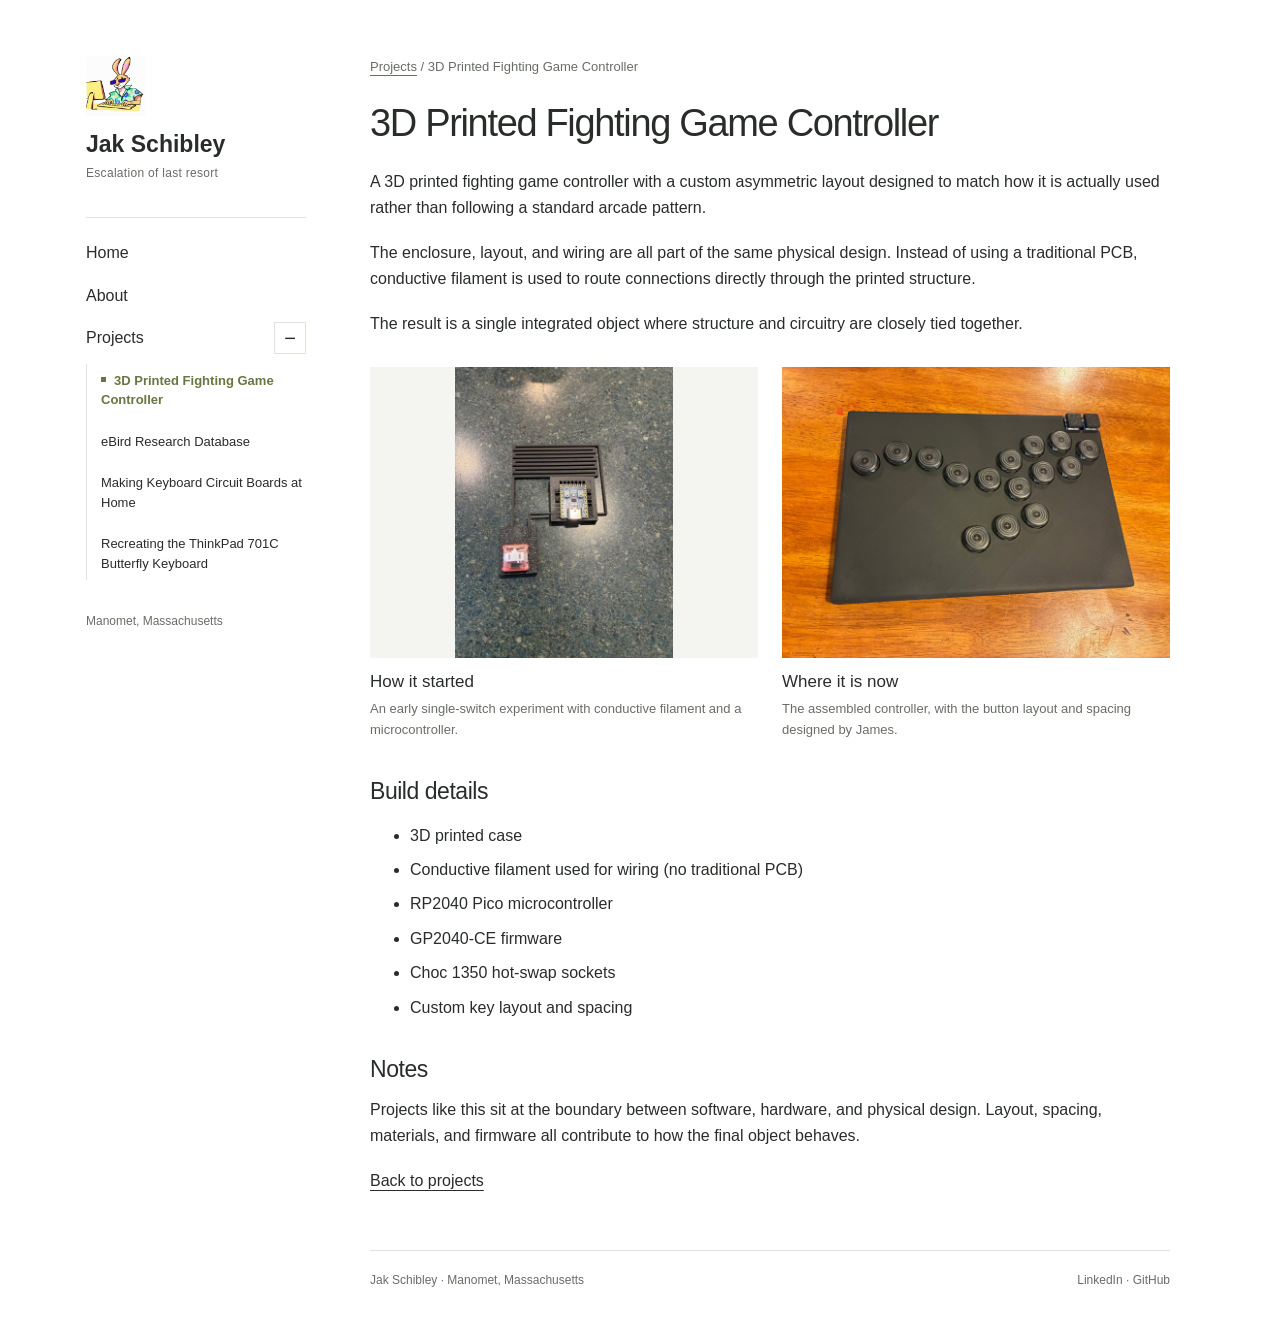
<file: projects/fighting-game-controller/index.html>
<!DOCTYPE html>
<html lang="en">
<head>
  <meta charset="utf-8" />
  <meta name="viewport" content="width=device-width, initial-scale=1" />
  <title>3D Printed Fighting Game Controller - Jak Schibley</title>
  <meta name="description" content="A 3D printed fighting game controller using an RP2040 Pico, GP2040-CE firmware, Choc hot-swap sockets, and conductive filament instead of a traditional PCB." />
  <link rel="canonical" href="https://jakschibley.com/projects/fighting-game-controller/" />
  <link rel="stylesheet" href="/assets/site.css?v=701c-1" />
  <script src="/assets/site.js?v=polaroids-1" defer></script>
</head>
<body>
  <a class="skip-link" href="#main">Skip to content</a>
  <div class="site-shell">
<aside class="sidebar">
  <a class="brand" href="/" aria-label="Jak Schibley home">
    <img src="/jakrabbit.png" alt="" width="60" height="60" />
    <span>Jak Schibley<small>Escalation of last resort</small></span>
  </a>
  <nav class="site-nav" aria-label="Main navigation">
    <a class="nav-link" href="/">Home</a>
    <a class="nav-link" href="/about/">About</a>
    <div class="nav-branch">
      <div class="nav-parent">
        <a class="nav-link" href="/projects/">Projects</a>
        <button class="menu-toggle" type="button" aria-label="Toggle project menu" aria-expanded="true" aria-controls="project-menu"><span aria-hidden="true"></span></button>
      </div>
      <ul class="project-menu" id="project-menu">
        <li><a href="/projects/fighting-game-controller/" aria-current="page">3D Printed Fighting Game Controller</a></li>
        <li><a href="/projects/ebird-database/">eBird Research Database</a></li>
        <li><a href="/projects/keyboard-circuit-boards/">Making Keyboard Circuit Boards at Home</a></li>
        <li><a href="/projects/701c-butterfly-keyboard/">Recreating the ThinkPad 701C Butterfly Keyboard</a></li>
      </ul>
    </div>
  </nav>
  <p class="sidebar-note">Manomet, Massachusetts</p>
</aside>
    <div class="content">
      <main id="main">
<p class="breadcrumb"><a href="/projects/">Projects</a> / 3D Printed Fighting Game Controller</p>

    <h1>3D Printed Fighting Game Controller</h1>

    <p>
      A 3D printed fighting game controller with a custom asymmetric layout designed to match how it is actually used rather than following a standard arcade pattern.
    </p>

    <p>
      The enclosure, layout, and wiring are all part of the same physical design. Instead of using a traditional PCB, conductive filament is used to route connections directly through the printed structure.
    </p>

    <p>
      The result is a single integrated object where structure and circuitry are closely tied together.
    </p>

      <section class="project-progress" aria-label="How the project has developed">
        <figure>
          <a href="/images/controller-start.jpeg" aria-label="View full photo: how it started">
            <img src="/images/controller-start.jpeg" width="900" height="1200" alt="An early single-switch test with a microcontroller and long conductive traces in a 3D-printed structure." />
          </a>
          <figcaption><strong>How it started</strong>An early single-switch experiment with conductive filament and a microcontroller.</figcaption>
        </figure>
        <figure>
          <a href="/images/fight-control-keyboard.jpeg" aria-label="View full photo: where it is now">
            <img src="/images/fight-control-keyboard.jpeg" width="1600" height="1200" alt="The assembled black 3D-printed fighting game controller with its custom button layout." />
          </a>
          <figcaption><strong>Where it is now</strong>The assembled controller, with the button layout and spacing designed by James.</figcaption>
        </figure>
      </section>

    <h2>Build details</h2>

    <ul>
      <li>3D printed case</li>
      <li>Conductive filament used for wiring (no traditional PCB)</li>
      <li>RP2040 Pico microcontroller</li>
      <li>GP2040-CE firmware</li>
      <li>Choc 1350 hot-swap sockets</li>
      <li>Custom key layout and spacing</li>
    </ul>

    <h2>Notes</h2>

    <p>
      Projects like this sit at the boundary between software, hardware, and physical design. Layout, spacing, materials, and firmware all contribute to how the final object behaves.
    </p>

    <p>
      <a href="/projects/">Back to projects</a>
    </p>
  
      </main>
<footer class="site-footer"><p>Jak Schibley · Manomet, Massachusetts</p><p><a href="https://www.linkedin.com/in/jak-schibley-6053451">LinkedIn</a> · <a href="https://github.com/JSchibley">GitHub</a></p></footer>
    </div>
  </div>
</body>
</html>
</file>
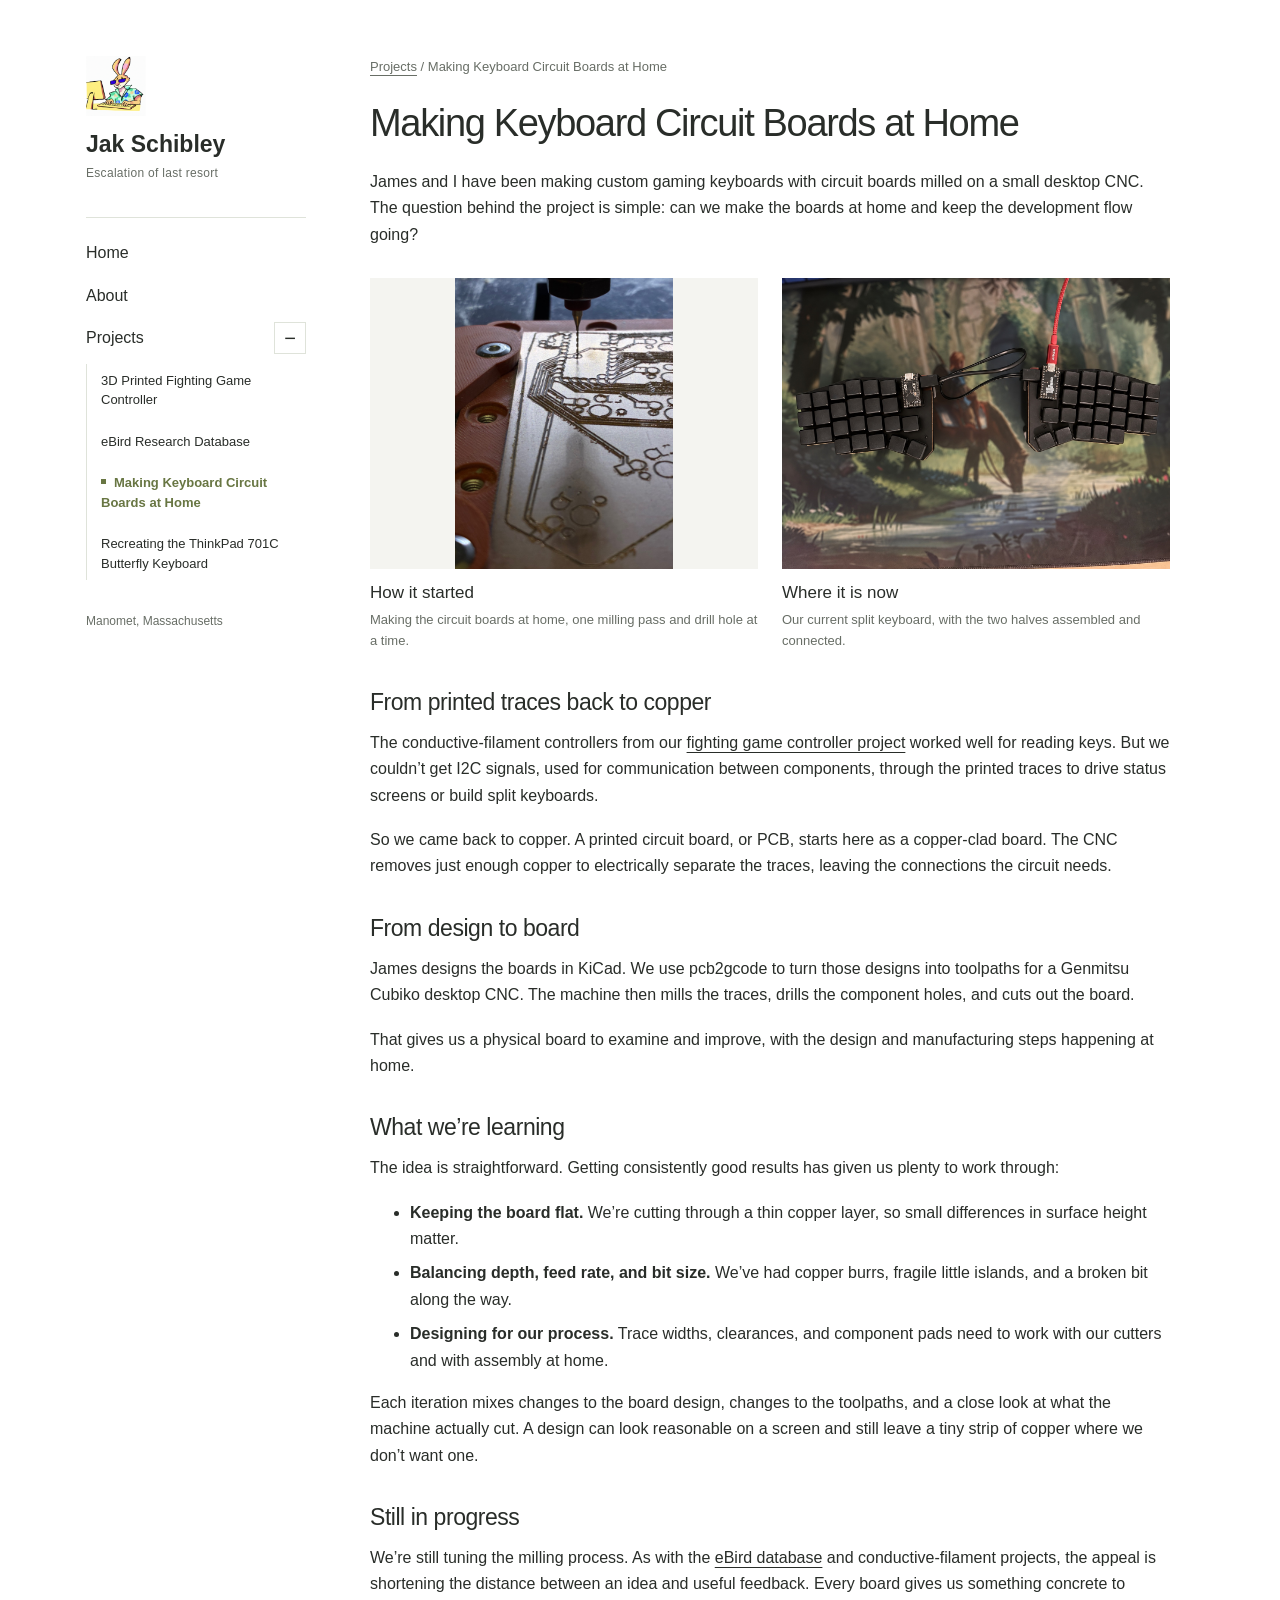
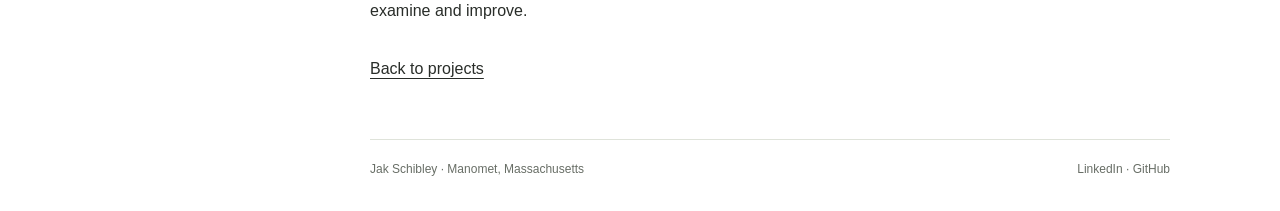
<file: projects/keyboard-circuit-boards/index.html>
<!DOCTYPE html>
<html lang="en">
<head>
  <meta charset="utf-8" />
  <meta name="viewport" content="width=device-width, initial-scale=1" />
  <title>Making Keyboard Circuit Boards at Home - Jak Schibley</title>
  <meta name="description" content="James and I are making custom keyboard circuit boards at home with KiCad, pcb2gcode, and a Genmitsu Cubiko desktop CNC." />
  <link rel="canonical" href="https://jakschibley.com/projects/keyboard-circuit-boards/" />
  <link rel="stylesheet" href="/assets/site.css?v=701c-1" />
  <script src="/assets/site.js?v=polaroids-1" defer></script>
</head>
<body>
  <a class="skip-link" href="#main">Skip to content</a>
  <div class="site-shell">
<aside class="sidebar">
  <a class="brand" href="/" aria-label="Jak Schibley home">
    <img src="/jakrabbit.png" alt="" width="60" height="60" />
    <span>Jak Schibley<small>Escalation of last resort</small></span>
  </a>
  <nav class="site-nav" aria-label="Main navigation">
    <a class="nav-link" href="/">Home</a>
    <a class="nav-link" href="/about/">About</a>
    <div class="nav-branch">
      <div class="nav-parent">
        <a class="nav-link" href="/projects/">Projects</a>
        <button class="menu-toggle" type="button" aria-label="Toggle project menu" aria-expanded="true" aria-controls="project-menu"><span aria-hidden="true"></span></button>
      </div>
      <ul class="project-menu" id="project-menu">
        <li><a href="/projects/fighting-game-controller/">3D Printed Fighting Game Controller</a></li>
        <li><a href="/projects/ebird-database/">eBird Research Database</a></li>
        <li><a href="/projects/keyboard-circuit-boards/" aria-current="page">Making Keyboard Circuit Boards at Home</a></li>
        <li><a href="/projects/701c-butterfly-keyboard/">Recreating the ThinkPad 701C Butterfly Keyboard</a></li>
      </ul>
    </div>
  </nav>
  <p class="sidebar-note">Manomet, Massachusetts</p>
</aside>
    <div class="content">
      <main id="main">
<p class="breadcrumb"><a href="/projects/">Projects</a> / Making Keyboard Circuit Boards at Home</p>
      <h1>Making Keyboard Circuit Boards at Home</h1>
      <p>
        James and I have been making custom gaming keyboards with circuit boards milled on a small desktop CNC. The question behind the project is simple: can we make the boards at home and keep the development flow going?
      </p>

      <section class="project-progress" aria-label="How the project has developed">
        <figure>
          <a href="/images/keyboard-pcb-milling.jpeg" aria-label="View full photo: how it started">
            <img src="/images/keyboard-pcb-milling.jpeg" width="1152" height="1536" alt="A desktop CNC working on a copper keyboard circuit board held in a pink fixture." />
          </a>
          <figcaption><strong>How it started</strong>Making the circuit boards at home, one milling pass and drill hole at a time.</figcaption>
        </figure>
        <figure>
          <a href="/images/split-keyboard-current.jpeg" aria-label="View full photo: where it is now">
            <img src="/images/split-keyboard-current.jpeg" width="1448" height="1086" alt="The current split keyboard with two black key assemblies, exposed microcontrollers, and a cable joining the halves." />
          </a>
          <figcaption><strong>Where it is now</strong>Our current split keyboard, with the two halves assembled and connected.</figcaption>
        </figure>
      </section>

      <h2>From printed traces back to copper</h2>
      <p>
        The conductive-filament controllers from our <a href="/projects/fighting-game-controller/">fighting game controller project</a> worked well for reading keys. But we couldn’t get I2C signals, used for communication between components, through the printed traces to drive status screens or build split keyboards.
      </p>
      <p>
        So we came back to copper. A printed circuit board, or PCB, starts here as a copper-clad board. The CNC removes just enough copper to electrically separate the traces, leaving the connections the circuit needs.
      </p>

      <h2>From design to board</h2>
      <p>
        James designs the boards in KiCad. We use pcb2gcode to turn those designs into toolpaths for a Genmitsu Cubiko desktop CNC. The machine then mills the traces, drills the component holes, and cuts out the board.
      </p>
      <p>
        That gives us a physical board to examine and improve, with the design and manufacturing steps happening at home.
      </p>

      <h2>What we’re learning</h2>
      <p>
        The idea is straightforward. Getting consistently good results has given us plenty to work through:
      </p>
      <ul>
        <li><strong>Keeping the board flat.</strong> We’re cutting through a thin copper layer, so small differences in surface height matter.</li>
        <li><strong>Balancing depth, feed rate, and bit size.</strong> We’ve had copper burrs, fragile little islands, and a broken bit along the way.</li>
        <li><strong>Designing for our process.</strong> Trace widths, clearances, and component pads need to work with our cutters and with assembly at home.</li>
      </ul>
      <p>
        Each iteration mixes changes to the board design, changes to the toolpaths, and a close look at what the machine actually cut. A design can look reasonable on a screen and still leave a tiny strip of copper where we don’t want one.
      </p>

      <h2>Still in progress</h2>
      <p>
        We’re still tuning the milling process. As with the <a href="/projects/ebird-database/">eBird database</a> and conductive-filament projects, the appeal is shortening the distance between an idea and useful feedback. Every board gives us something concrete to examine and improve.
      </p>
      <p style="margin-top: 32px;"><a href="/projects/">Back to projects</a></p>
    
      </main>
<footer class="site-footer"><p>Jak Schibley · Manomet, Massachusetts</p><p><a href="https://www.linkedin.com/in/jak-schibley-6053451">LinkedIn</a> · <a href="https://github.com/JSchibley">GitHub</a></p></footer>
    </div>
  </div>
</body>
</html>
</file>
<file: assets/site.css>
:root { color-scheme: light; --ink:#292d29; --muted:#686e66; --line:#dfe3da; --accent:#687643; --paper:#fff; }
* { box-sizing:border-box; }
body { margin:0; background:var(--paper); color:var(--ink); font-family:Arial,Helvetica,sans-serif; font-size:16px; line-height:1.65; }
a { color:inherit; text-underline-offset:4px; }
a:hover { color:var(--accent); }
a:focus-visible, button:focus-visible { outline:3px solid var(--accent); outline-offset:5px; }
img { max-width:100%; }
.site-shell { display:grid; grid-template-columns:220px minmax(0,800px); gap:64px; max-width:1180px; margin:0 auto; padding:56px 36px 32px; align-items:start; }
.sidebar { position:sticky; top:40px; }
.brand { display:flex; flex-direction:column; gap:14px; text-decoration:none; font-size:23px; font-weight:600; line-height:1.3; }
.brand img { object-fit:contain; object-position:left center; width:60px; height:60px; }
.brand small { display:block; margin-top:6px; color:var(--muted); font-size:12px; font-weight:400; letter-spacing:.025em; }
.site-nav { margin-top:36px; border-top:1px solid var(--line); padding-top:14px; }
.nav-link { display:block; padding:8px 0; text-decoration:none; }
.nav-parent { display:flex; align-items:center; justify-content:space-between; gap:12px; }
.nav-parent .nav-link { flex:1; }
.site-nav [aria-current="page"] { color:var(--accent); font-weight:700; }
.site-nav [aria-current="page"]::before { content:""; display:inline-block; width:5px; height:5px; margin:0 8px 3px 0; background:var(--accent); }
.menu-toggle { width:32px; height:32px; flex:none; border:1px solid var(--line); background:#fff; border-radius:0; cursor:pointer; color:var(--ink); display:grid; place-items:center; }
.menu-toggle span::before { content:"+"; font-size:20px; line-height:1; }
.menu-toggle[aria-expanded="true"] span::before { content:"−"; }
.project-menu { list-style:none; margin:4px 0 12px; padding:0 0 0 14px; border-left:1px solid var(--line); }
.project-menu a { display:block; text-decoration:none; font-size:13px; line-height:1.5; padding:7px 0; overflow-wrap:anywhere; }
[hidden] { display:none !important; }
.sidebar-note { margin-top:32px; color:var(--muted); font-size:12px; }
.content { min-width:0; }
h1 { margin:0 0 22px; font-size:clamp(29px,3.5vw,38px); line-height:1.2; font-weight:500; letter-spacing:-.035em; }
h2 { margin:34px 0 12px; font-size:23px; line-height:1.3; font-weight:500; letter-spacing:-.02em; }
h3 { font-weight:500; }
p { margin:0 0 18px; }
li { margin-bottom:8px; }
.lead { font-size:18px; line-height:1.7; max-width:700px; color:#4d554a; }
.eyebrow { color:var(--muted); font-size:12px; text-transform:uppercase; letter-spacing:.12em; margin-bottom:12px; }
.page-intro { margin-bottom:40px; }
.image-list { display:flex; flex-direction:column; gap:44px; }
.image-entry { margin:0; }
.image-entry-link { display:block; text-decoration:none; }
.entry-photo { background:#f4f4f0; width:100%; aspect-ratio:4 / 3; display:flex; align-items:center; justify-content:center; overflow:hidden; }
.entry-photo img { display:block; width:100%; height:100%; object-fit:contain; transition:opacity .15s ease; }
.image-entry-link:hover img { opacity:.9; }
.image-entry h2 { margin:15px 0 7px; font-size:25px; }
.image-entry h2 span { font-size:18px; color:var(--muted); white-space:nowrap; }
.image-entry p { color:var(--muted); font-size:15px; margin:0; }
.entry-photo-about { aspect-ratio:3 / 1; background:#fafaf7; }
.entry-photo-about img { width:auto; max-width:50%; padding:25px; }
.coming-next { margin-top:48px; border-top:1px solid var(--line); padding-top:8px; }
.site-footer { margin-top:56px; padding-top:20px; border-top:1px solid var(--line); color:var(--muted); font-size:12px; display:flex; justify-content:space-between; flex-wrap:wrap; gap:12px; }
.site-footer p { margin:0; }
.site-footer a { text-decoration:none; }
.breadcrumb { margin-bottom:24px; font-size:13px; color:var(--muted); }
.about-emblem { float:right; margin:0 0 24px 32px; width:150px; }
.about-emblem img { width:100%; height:auto; }
.project-progress { display:grid; grid-template-columns:repeat(2,minmax(0,1fr)); gap:24px; margin:30px 0 36px; }
.project-progress figure { margin:0; min-width:0; }
.project-progress img { display:block; width:100%; height:auto; aspect-ratio:4 / 3; object-fit:contain; background:#f4f4f0; }
.project-progress figcaption { margin-top:10px; color:var(--muted); font-size:13px; line-height:1.6; }
.project-progress strong { display:block; color:var(--ink); font-size:17px; font-weight:500; margin-bottom:4px; }
.facts { display:flex; flex-wrap:wrap; gap:24px; padding:20px 0; border-block:1px solid var(--line); margin:28px 0; }
.facts div { flex:1 1 150px; }
.facts dt { font-size:24px; }
.facts dd { margin:4px 0 0; color:var(--muted); font-size:14px; }
@media(max-width:850px) { .site-shell { grid-template-columns:185px minmax(0,1fr); gap:36px; padding:36px 24px; } }
@media(max-width:640px) {
  .site-shell { display:block; padding:24px 20px; }
  .sidebar { position:static; border-bottom:1px solid var(--line); padding-bottom:20px; margin-bottom:32px; }
  .brand { flex-direction:row; align-items:center; gap:14px; font-size:21px; }
  .brand img { width:48px; height:48px; }
  .site-nav { margin-top:20px; padding-top:10px; }
  .sidebar-note { display:none; }
  .project-menu a { font-size:14px; }
  .project-progress { grid-template-columns:1fr; gap:28px; }
  .image-list { gap:34px; }
  .image-entry h2 { font-size:22px; }
  .page-intro { margin-bottom:30px; }
  .about-emblem { width:100px; margin-left:20px; }
}
@media(prefers-reduced-motion:reduce) { .entry-photo img { transition:none; } }

.skip-link { position:absolute; left:20px; top:-100px; background:white; padding:10px 16px; z-index:10; }
.skip-link:focus { top:10px; }

/* Home page slideshow */
.visually-hidden { position:absolute; width:1px; height:1px; padding:0; margin:-1px; overflow:hidden; clip-path:inset(50%); white-space:nowrap; border:0; }
.home-slideshow { margin:0 0 44px; }
.slide-link { display:block; text-decoration:none; }
.home-slide h2 { min-height:2.6em; display:flex; align-items:flex-end; margin:0 0 20px; font-size:clamp(26px,3vw,36px); line-height:1.3; letter-spacing:-.03em; }
.slide-photo { width:100%; aspect-ratio:4 / 3; display:flex; align-items:center; justify-content:center; background:#f4f4f0; }
.slide-photo img { display:block; width:100%; height:100%; object-fit:contain; }
.slide-photo-about img { width:auto; max-width:70%; height:80%; }
.slide-caption { color:var(--muted); font-size:15px; margin:14px 0 0; min-height:3.3em; }
.slideshow-controls { display:flex; align-items:center; flex-wrap:wrap; gap:12px; margin-top:18px; }
.slideshow-controls button { font:inherit; font-size:13px; color:var(--ink); background:#fff; border:1px solid var(--line); padding:8px 12px; cursor:pointer; }
.slideshow-controls button:hover { border-color:var(--accent); color:var(--accent); }
.slide-count { color:var(--muted); font-size:13px; min-width:36px; text-align:center; }
[data-slide-pause] { margin-left:auto; }
.home-intro { margin:0; padding-top:28px; border-top:1px solid var(--line); }
.home-intro h2 { margin-top:0; }
@media(max-width:640px) {
  .home-slide h2 { font-size:26px; }
  .slideshow-controls { gap:8px; }
  .slideshow-controls button { padding:8px 10px; }
  [data-slide-pause] { margin-left:0; }
}

/* Smaller Home slideshow images and an About photo collage. */
.home-slideshow .slide-photo { width:76.5%; }
.home-slideshow .slide-photo-about { background:#f1eee7; display:block; }
.slide-photo-about > .polaroid-scatter { width:100%; height:100%; }
.polaroid-scatter { position:relative; width:100%; aspect-ratio:4 / 3; overflow:hidden; background:radial-gradient(ellipse at center,#f8f6ef,#e8e3d8); isolation:isolate; }
.polaroid { position:absolute; display:block; width:29%; padding:1.4% 1.4% 5.5%; background:#fffdf8; box-shadow:1px 3px 9px #322b2845; }
.polaroid img { display:block; width:100% !important; max-width:none !important; height:auto !important; aspect-ratio:1 / 1; object-fit:contain; background:#edece7; padding:0 !important; }
.polaroid-1 { left:5%; top:9%; transform:rotate(-12deg); z-index:2; }
.polaroid-2 { left:36%; top:5%; transform:rotate(7deg); z-index:1; }
.polaroid-3 { left:65%; top:10%; transform:rotate(13deg); z-index:2; }
.polaroid-4 { left:5%; top:51%; transform:rotate(6deg); z-index:4; }
.polaroid-5 { left:65%; top:51%; transform:rotate(-10deg); z-index:4; }
.polaroid-6 { left:35%; top:57%; transform:rotate(-6deg); z-index:5; }
.polaroid-7 { left:34%; top:29%; transform:rotate(-7deg); z-index:3; }
.about-collage { margin:0 0 30px; width:90%; }

/* Keep all site photos in the About collage as projects are added. */
.polaroid { width:26%; padding:1.2% 1.2% 4.8%; }
.polaroid-1 { left:6%; top:4%; transform:rotate(-10deg); z-index:1; }
.polaroid-2 { left:36%; top:3%; transform:rotate(6deg); z-index:2; }
.polaroid-3 { left:67%; top:5%; transform:rotate(11deg); z-index:1; }
.polaroid-4 { left:5%; top:34%; transform:rotate(5deg); z-index:3; }
.polaroid-5 { left:67%; top:34%; transform:rotate(-9deg); z-index:3; }
.polaroid-6 { left:37%; top:62%; transform:rotate(-5deg); z-index:6; }
.polaroid-7 { left:36%; top:33%; transform:rotate(-6deg); z-index:4; }
.polaroid-8 { left:6%; top:63%; transform:rotate(8deg); z-index:5; }
.polaroid-9 { left:68%; top:62%; transform:rotate(6deg); z-index:5; }
</file>
